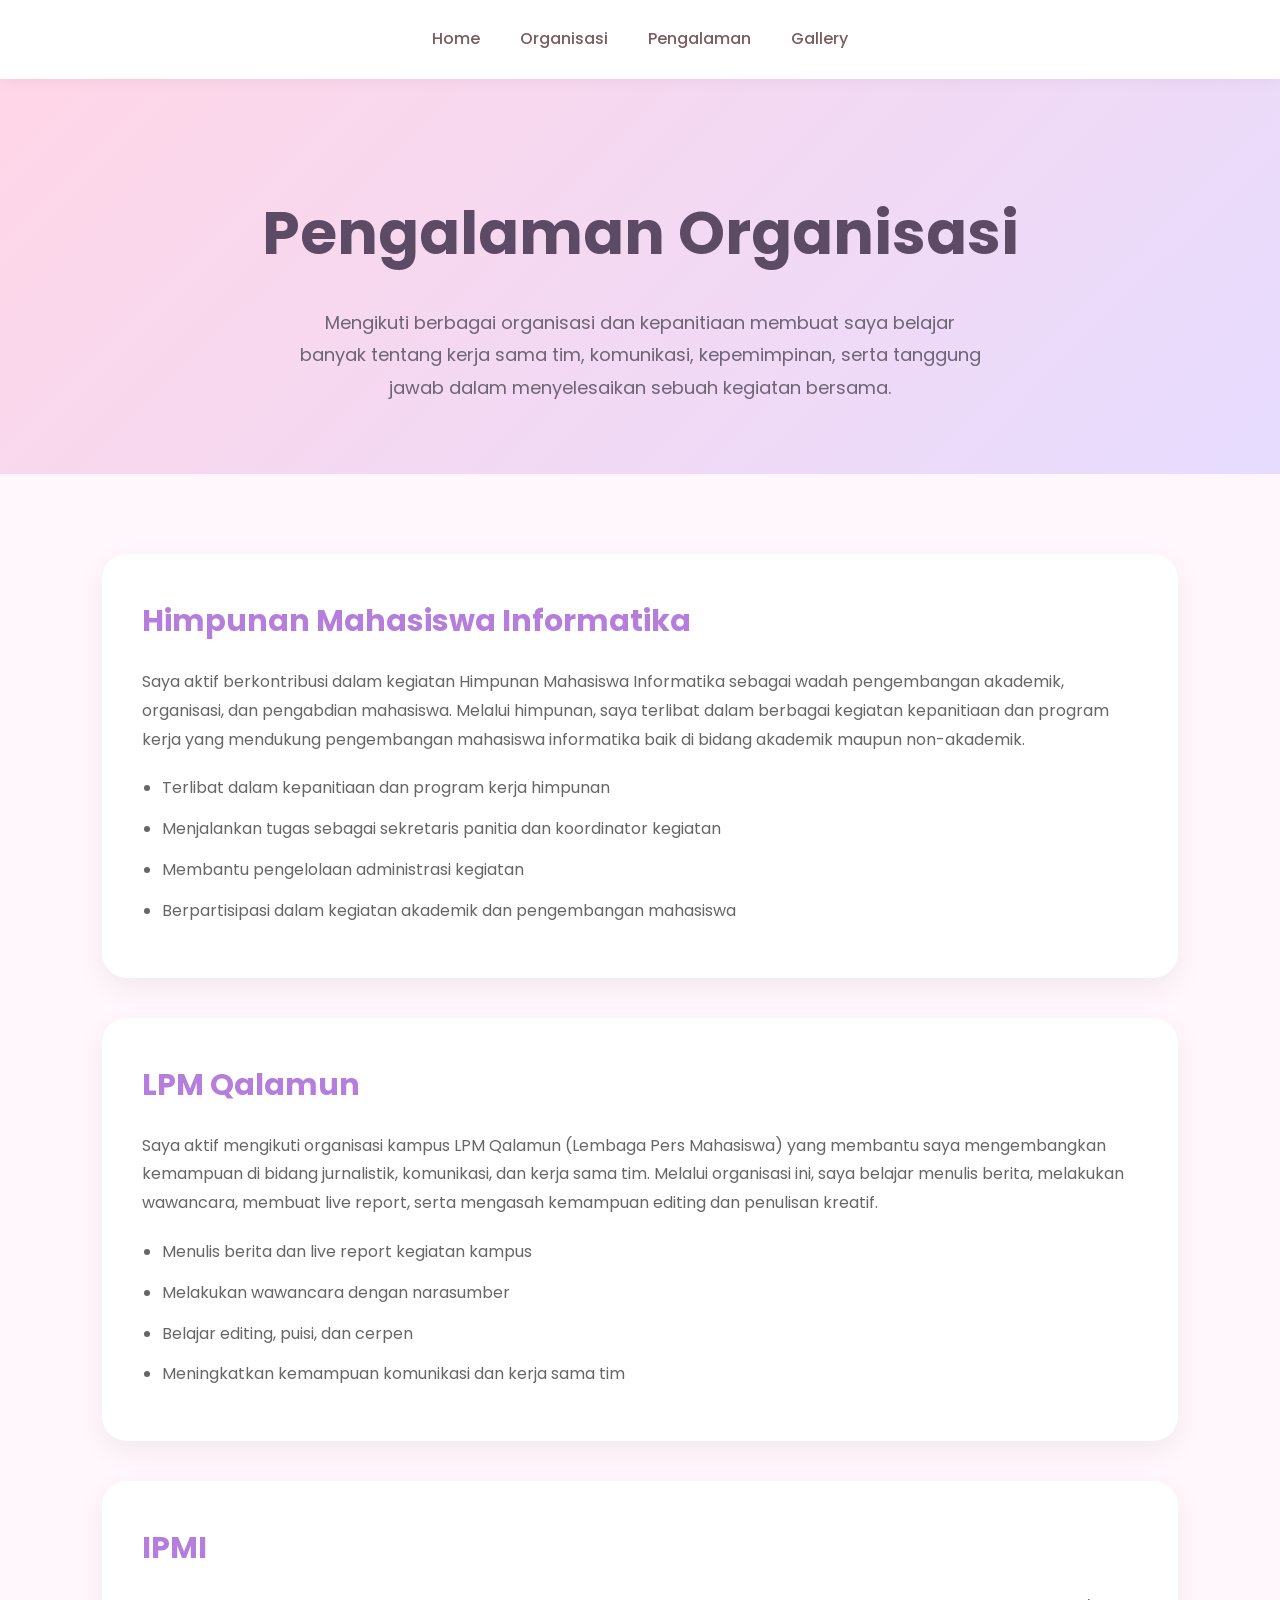
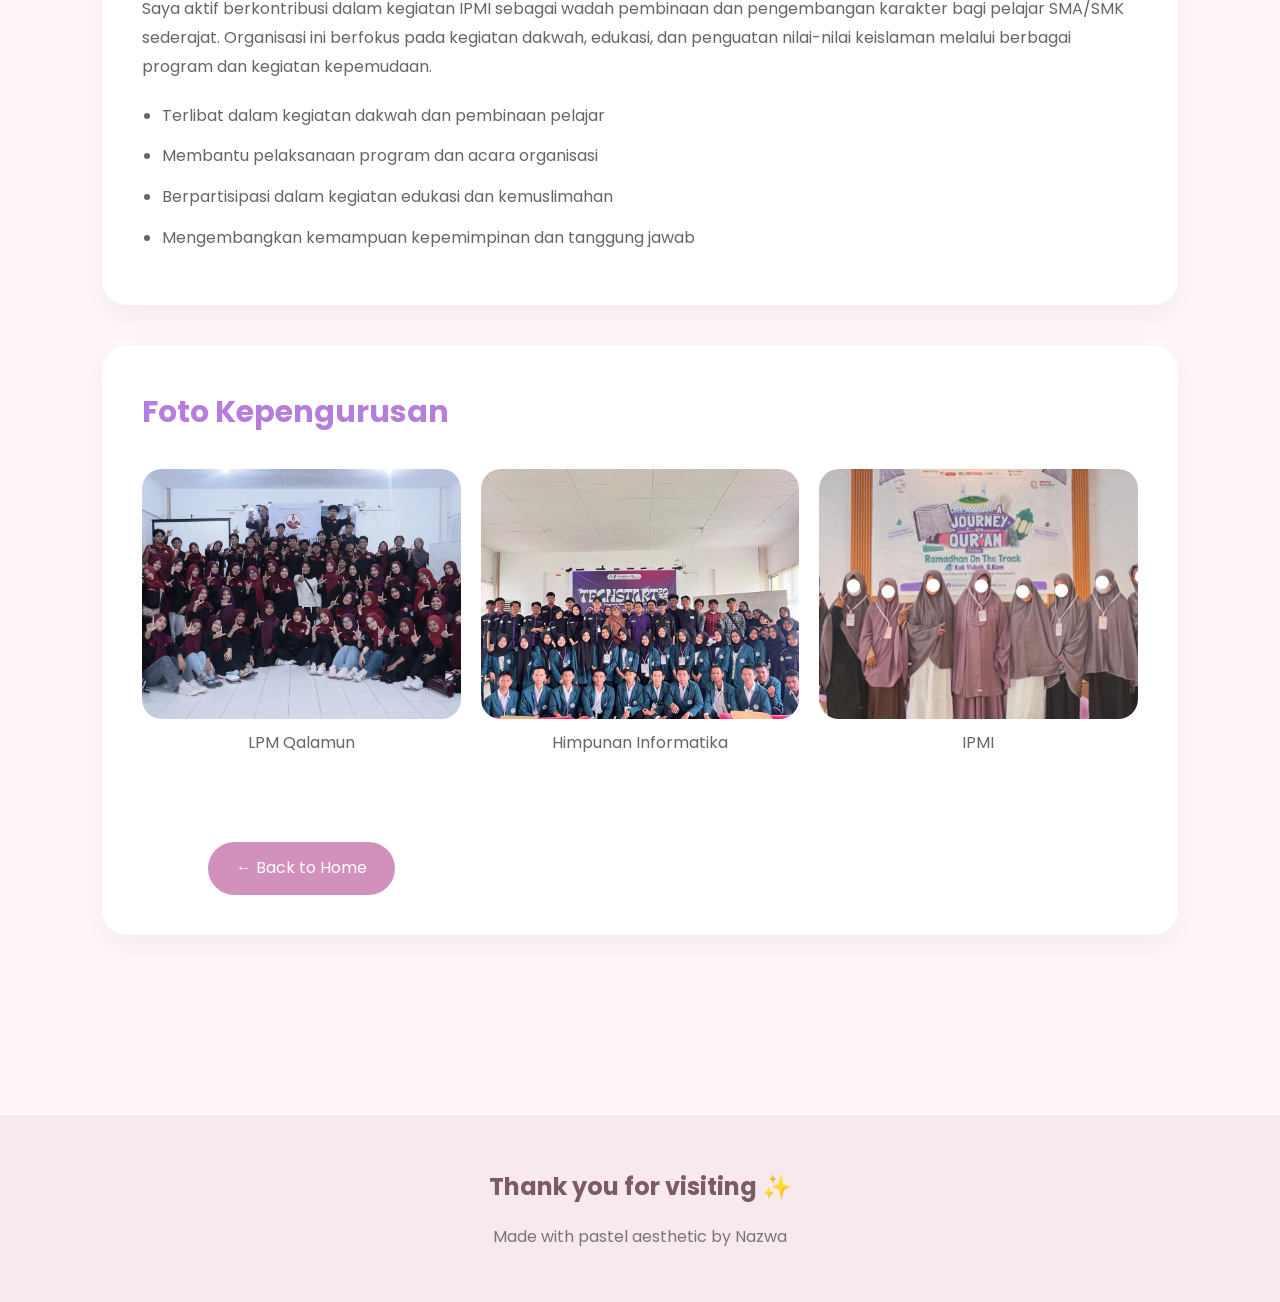
<file: detail.html>
<!DOCTYPE html>
<html lang="id">
<head>
	<meta charset="utf-8">
	<meta name="viewport" content="width=device-width, initial-scale=1.0">
	<title>Pengalaman Organisasi</title>

	<link rel="stylesheet" href="css/bootstrap-grid.css" type="text/css">

	<link href="https://fonts.googleapis.com/css2?family=Poppins:wght@300;400;500;600;700&display=swap" rel="stylesheet">

	<style>

		*{
			margin:0;
			padding:0;
			box-sizing:border-box;
		}

		body{
			font-family:'Poppins', sans-serif;
			background:#fff7fb;
			color:#444;
			line-height:1.8;
		}

		nav{
			padding:25px 8%;
			background:white;
			position:sticky;
			top:0;
			z-index:1000;
			box-shadow:0 2px 15px rgba(0,0,0,0.05);
		}

		nav ul{
			display:flex;
			justify-content:center;
			gap:40px;
			list-style:none;
			flex-wrap:wrap;
		}

		nav a{
			text-decoration:none;
			color:#7a5c61;
			font-weight:500;
			transition:0.3s;
		}

		nav a:hover{
			color:#d291bc;
		}

		.hero{
			padding:100px 8% 70px;
			text-align:center;
			background:linear-gradient(135deg,#ffd6e7,#e7dcff);
		}

		.gallery h2,
		.gallery p{
			text-align:center;
		}

		.hero h1{
			font-size:60px;
			color:#5d4b66;
			margin-bottom:20px;
		}

		.hero p{
			max-width:700px;
			margin:auto;
			font-size:18px;
			color:#6e6475;
		}

		.section{
			padding:80px 8%;
		}

		.card{
			background:white;
			padding:40px;
			border-radius:25px;
			box-shadow:0 10px 30px rgba(0,0,0,0.06);
			margin-bottom:40px;
			transition:0.3s;
		}

		.card:hover{
			transform:translateY(-5px);
		}

		.card h2{
			color:#b57edc;
			margin-bottom:20px;
			font-size:30px;
		}

		.card p{
			color:#666;
		}

		.card ul{
			margin-top:20px;
			padding-left:20px;
		}

		.card li{
			margin-bottom:12px;
			color:#666;
		}

		.gallery{
			display:grid;
			grid-template-columns:repeat(auto-fit,minmax(250px,1fr));
			gap:20px;
			margin-top:30px;
		}

		.gallery img{
			width:100%;
			height:250px;
			object-fit:cover;
			border-radius:20px;
			transition:0.3s;
		}

		.gallery img:hover{
			transform:scale(1.03);
		}

		.button{
			display:inline-block;
			margin-top:25px;
			padding:12px 28px;
			background:#d291bc;
			color:white;
			text-decoration:none;
			border-radius:30px;
			transition:0.3s;
		}

		.button:hover{
			background:#b57edc;
		}

		footer{
			background:#f8e8f0;
			text-align:center;
			padding:50px 20px;
			margin-top:60px;
		}

		footer h2{
			color:#7a5c61;
			margin-bottom:15px;
		}

		footer p{
			color:#777;
		}

		@media(max-width:768px){

			.hero h1{
				font-size:40px;
			}

			.card{
				padding:25px;
			}

		}

	</style>
</head>

<body>

	<nav>
		<ul>
			<li><a href="index.html">Home</a></li>
			<li><a href="#organisasi">Organisasi</a></li>
			<li><a href="#pengalaman">Pengalaman</a></li>
			<li><a href="#gallery">Gallery</a></li>
		</ul>
	</nav>

	<section class="hero">
		<h1>Pengalaman Organisasi</h1>
		<p>
			Mengikuti berbagai organisasi dan kepanitiaan membuat saya belajar banyak tentang kerja sama tim, komunikasi, kepemimpinan, serta tanggung jawab dalam menyelesaikan sebuah kegiatan bersama.
		</p>
	</section>

	<section class="section" id="organisasi">

		<div class="card">
			<h2>Himpunan Mahasiswa Informatika</h2>

			<p>
				Saya aktif berkontribusi dalam kegiatan Himpunan Mahasiswa Informatika sebagai wadah pengembangan akademik, organisasi, dan pengabdian mahasiswa. Melalui himpunan, saya terlibat dalam berbagai kegiatan kepanitiaan dan program kerja yang mendukung pengembangan mahasiswa informatika baik di bidang akademik maupun non-akademik.
			</p>

			<ul>
				<li>Terlibat dalam kepanitiaan dan program kerja himpunan</li>
				<li>Menjalankan tugas sebagai sekretaris panitia dan koordinator kegiatan</li>
				<li>Membantu pengelolaan administrasi kegiatan</li>
				<li>Berpartisipasi dalam kegiatan akademik dan pengembangan mahasiswa

</li>
			</ul>
		</div>


		<div class="card">
			<h2>LPM Qalamun</h2>

			<p>
				Saya aktif mengikuti organisasi kampus LPM Qalamun (Lembaga Pers Mahasiswa) yang membantu saya mengembangkan kemampuan di bidang jurnalistik, komunikasi, dan kerja sama tim. Melalui organisasi ini, saya belajar menulis berita, melakukan wawancara, membuat live report, serta mengasah kemampuan editing dan penulisan kreatif.
			</p>

			<ul>
				<li>Menulis berita dan live report kegiatan kampus</li>
				<li>Melakukan wawancara dengan narasumber</li>
				<li>Belajar editing, puisi, dan cerpen</li>
				<li>Meningkatkan kemampuan komunikasi dan kerja sama tim</li>
			</ul>
		</div>

		<div class="card" id="pengalaman">
			<h2>IPMI</h2>

			<p>
				Saya aktif berkontribusi dalam kegiatan IPMI sebagai wadah pembinaan dan pengembangan karakter bagi pelajar SMA/SMK sederajat. Organisasi ini berfokus pada kegiatan dakwah, edukasi, dan penguatan nilai-nilai keislaman melalui berbagai program dan kegiatan kepemudaan.
			</p>

			<ul>
				<li>Terlibat dalam kegiatan dakwah dan pembinaan pelajar</li>
				<li>Membantu pelaksanaan program dan acara organisasi</li>
				<li>Berpartisipasi dalam kegiatan edukasi dan kemuslimahan</li>
				<li>Mengembangkan kemampuan kepemimpinan dan tanggung jawab</li>
			</ul>
		</div>

		<div class="card" id="gallery">
			<h2>Foto Kepengurusan</h2>

			<p>
			</p>

		<div class="gallery">

			<div class="gallery-item">
				<img src="image/lpm.jpeg" alt="">
				<p>LPM Qalamun</p>
			</div>

			<div class="gallery-item">
				<img src="image/himpunan.jpeg" alt="">
				<p>Himpunan Informatika</p>
			</div>

			<div class="gallery-item">
				<img src="image/ipmi.jpeg" alt="">
				<p>IPMI</p>
			</div>
		<div style="text-align:center; margin-top:40px;">
		<a href="index.html" class="button">
			← Back to Home
		</a>
		</div>
	

	</section>

	<footer>
		<h2>Thank you for visiting ✨</h2>
		<p>Made with pastel aesthetic by Nazwa</p>
	</footer>

</body>
</html>
</file>
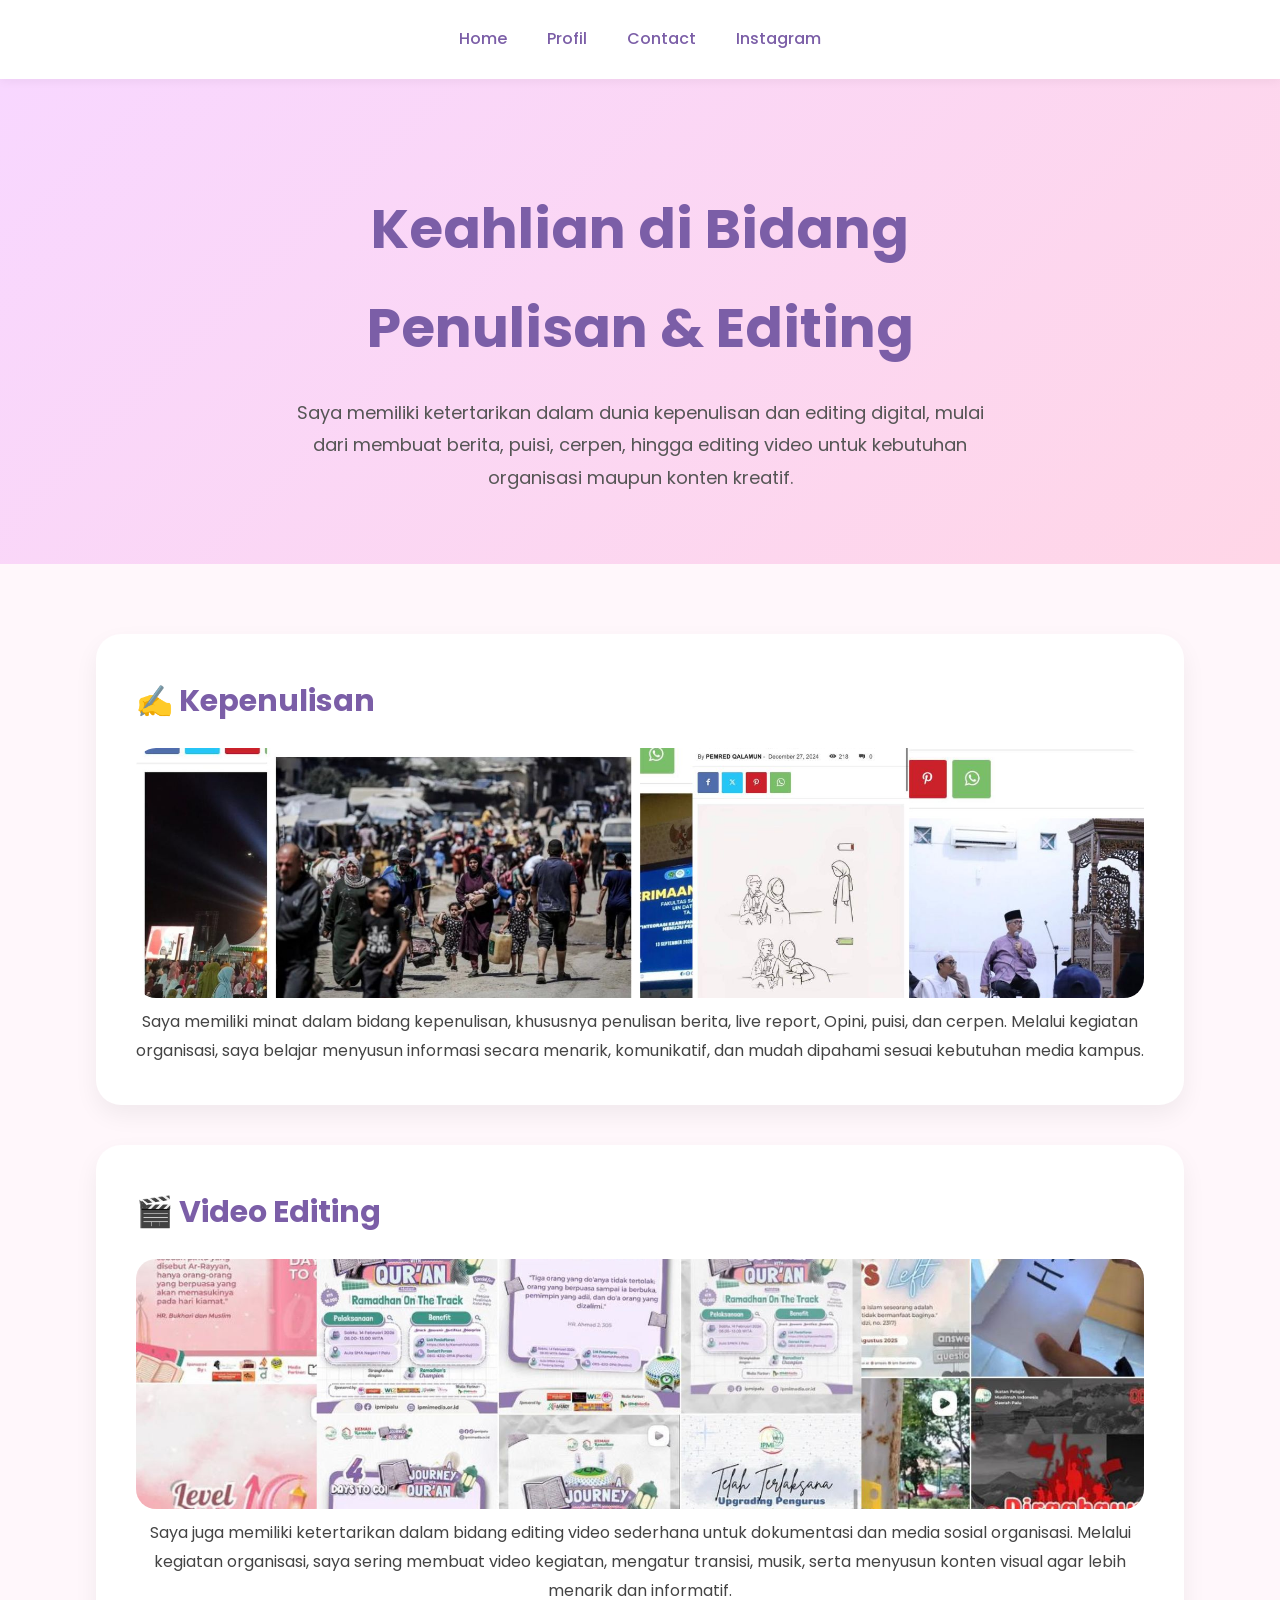
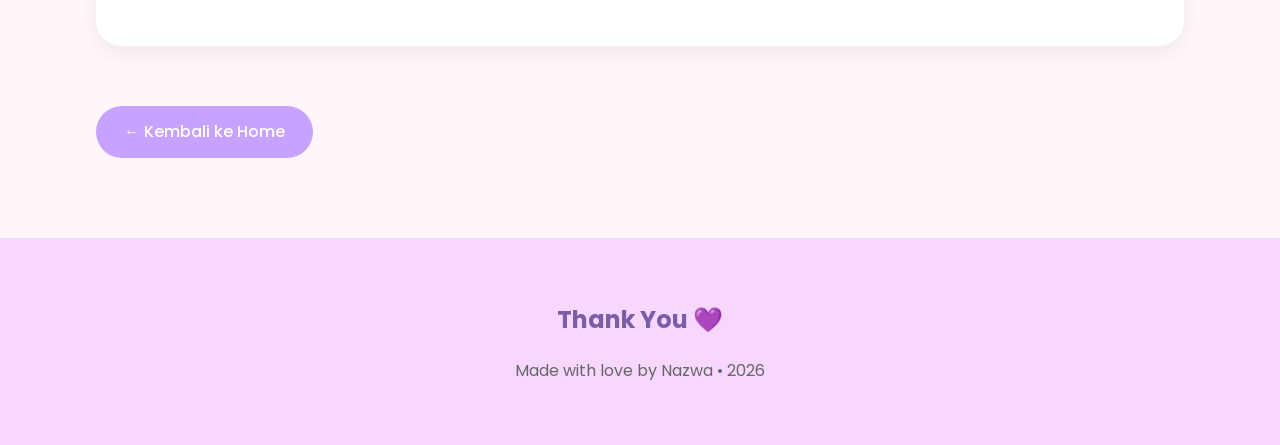
<file: detail2.html>
<!DOCTYPE html>
<html lang="id">
<head>
  <meta charset="UTF-8">
  <meta name="viewport" content="width=device-width, initial-scale=1.0">
  <title>Keahlian | Nazwa Portfolio</title>

  <link rel="stylesheet" href="css/bootstrap-grid.css">

  <link href="https://fonts.googleapis.com/css2?family=Poppins:wght@300;400;500;600;700&display=swap" rel="stylesheet">

  <style>

    *{
      margin:0;
      padding:0;
      box-sizing:border-box;
    }

    body{
      font-family:'Poppins', sans-serif;
      background:#fff7fb;
      color:#444;
      line-height:1.8;
    }

    nav{
      padding:25px 10%;
      background:white;
      position:sticky;
      top:0;
      z-index:1000;
      box-shadow:0 2px 10px rgba(0,0,0,0.05);
    }

    nav ul{
      display:flex;
      justify-content:center;
      gap:40px;
      list-style:none;
      flex-wrap:wrap;
    }

    nav a{
      text-decoration:none;
      color:#7b5ea7;
      font-weight:500;
      transition:0.3s;
    }

    nav a:hover{
      color:#ff8fb1;
    }

    .hero{
      text-align:center;
      padding:100px 20px 70px;
      background:linear-gradient(135deg,#f8d7ff,#ffd6e7);
    }

    .hero h1{
      font-size:55px;
      color:#7b5ea7;
      margin-bottom:20px;
    }

    .hero p{
      max-width:700px;
      margin:auto;
      color:#555;
      font-size:18px;
    }

    .content{
      width:85%;
      max-width:1100px;
      margin:70px auto;
    }

    .card{
      background:white;
      padding:40px;
      border-radius:25px;
      margin-bottom:40px;
      box-shadow:0 10px 25px rgba(0,0,0,0.06);
      transition:0.3s;
    }

	.card-img{
		width:100%;
		height:250px;
		object-fit:cover;
		border-radius:20px;
	}

    .card:hover{
      transform:translateY(-5px);
    }

    .card h2{
      color:#7b5ea7;
      margin-bottom:20px;
      font-size:30px;
    }

	.card p{
		text-align:center;
	}

    .card ul{
      padding-left:20px;
    }

    .gallery{
      display:grid;
      grid-template-columns:repeat(auto-fit,minmax(250px,1fr));
      gap:20px;
      margin-top:25px;
    }

    .gallery img{
      width:100%;
      height:250px;
      object-fit:cover;
      border-radius:20px;
      transition:0.3s;
    }

    .gallery img:hover{
      transform:scale(1.03);
    }

    .button{
      display:inline-block;
      margin-top:20px;
      padding:12px 28px;
      background:#c8a2ff;
      color:white;
      text-decoration:none;
      border-radius:30px;
      transition:0.3s;
      font-weight:500;
    }

    .button:hover{
      background:#ff8fb1;
    }

    footer{
      text-align:center;
      padding:60px 20px;
      background:#f8d7ff;
      margin-top:80px;
    }

    footer h2{
      color:#7b5ea7;
      margin-bottom:15px;
    }

    footer p{
      color:#666;
    }

    @media(max-width:768px){

      .hero h1{
        font-size:38px;
      }

      .card{
        padding:25px;
      }

    }

  </style>
</head>

<body>

  <nav>
    <ul>
      <li><a href="index.html">Home</a></li>
      <li><a href="profil.html">Profil</a></li>
      <li><a href="#contact">Contact</a></li>
      <li><a href="https://instagram.com" target="_blank">Instagram</a></li>
    </ul>
  </nav>

  <section class="hero">
    <h1>Keahlian di Bidang<br>Penulisan & Editing</h1>

    <p>
      Saya memiliki ketertarikan dalam dunia kepenulisan dan editing digital,
      mulai dari membuat berita, puisi, cerpen, hingga editing video
      untuk kebutuhan organisasi maupun konten kreatif.
    </p>
  </section>

  <section class="content">

    <div class="card">
      <h2>✍️ Kepenulisan</h2>
      <img src="image/lpm1.jpg" class="card-img">
      <p>
        Saya memiliki minat dalam bidang kepenulisan, khususnya penulisan berita, live report, Opini, puisi, dan cerpen. Melalui kegiatan organisasi, saya belajar menyusun informasi secara menarik, komunikatif, dan mudah dipahami sesuai kebutuhan media kampus.
      </p>

    </div>

    <div class="card">
      <h2>🎬 Video Editing</h2>

	  <img src="image/ipmi1.jpg" class="card-img">

      <p>
        Saya juga memiliki ketertarikan dalam bidang editing video sederhana untuk dokumentasi dan media sosial organisasi. Melalui kegiatan organisasi, saya sering membuat video kegiatan, mengatur transisi, musik, serta menyusun konten visual agar lebih menarik dan informatif.
      </p>

    </div>

      <a href="index.html" class="button">
        ← Kembali ke Home
      </a>
    </div>

  </section>

  <footer id="contact">
    <h2>Thank You 💜</h2>
    <p>Made with love by Nazwa • 2026</p>
  </footer>

</body>
</html>
</file>
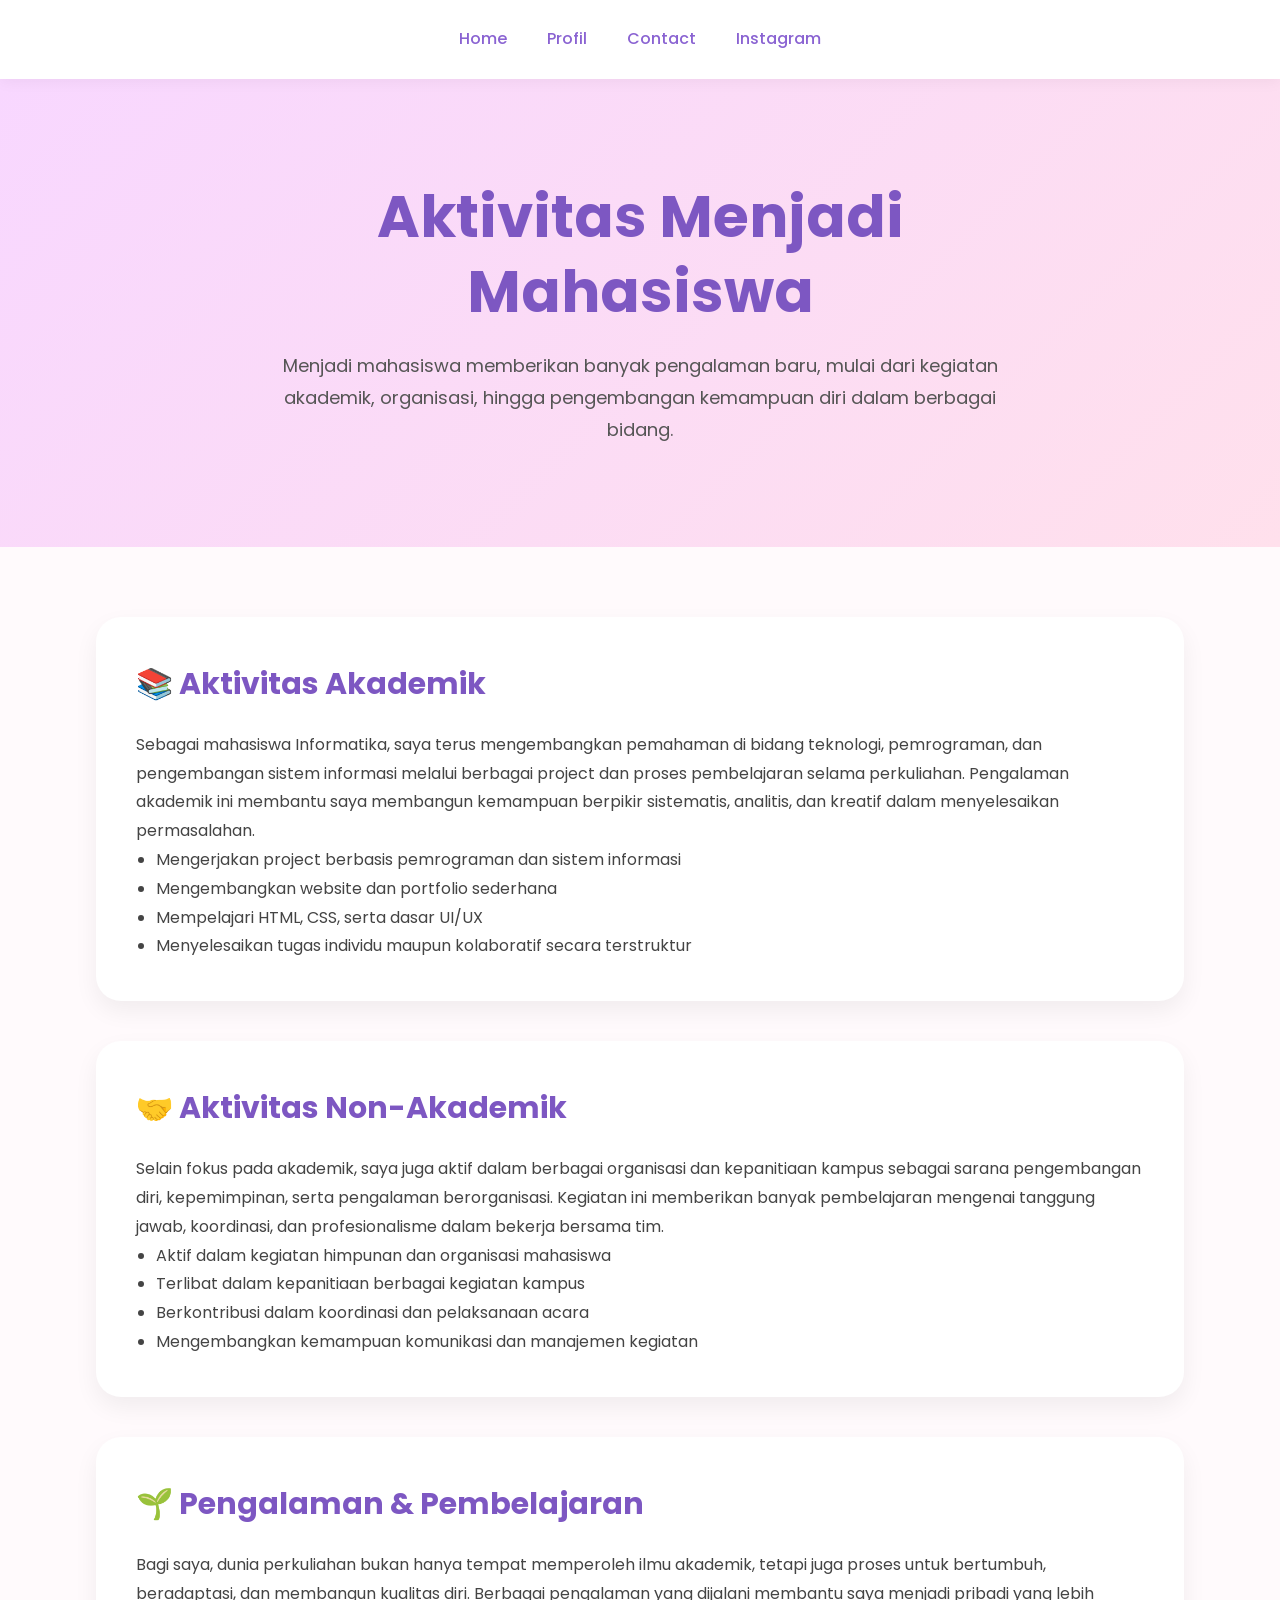
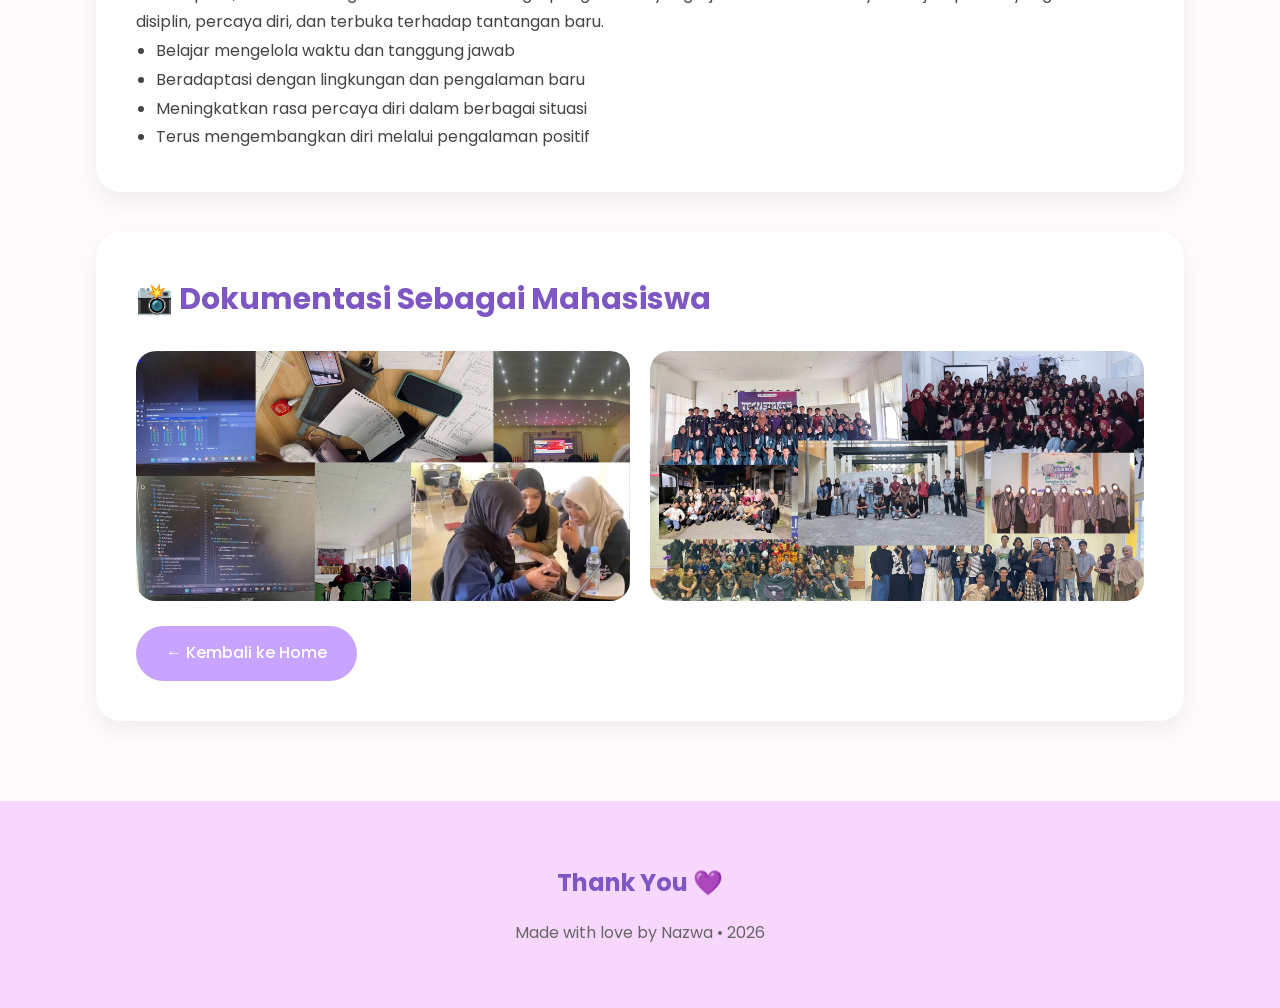
<file: detail3.html>
<!DOCTYPE html>
<html lang="id">
<head>
  <meta charset="UTF-8">
  <meta name="viewport" content="width=device-width, initial-scale=1.0">

  <title>Aktivitas Mahasiswa | Nazwa Portfolio</title>

  <link rel="stylesheet" href="css/bootstrap-grid.css">

  <link href="https://fonts.googleapis.com/css2?family=Poppins:wght@300;400;500;600;700&display=swap" rel="stylesheet">

  <style>

    *{
      margin:0;
      padding:0;
      box-sizing:border-box;
    }

    body{
      font-family:'Poppins', sans-serif;
      background:#fffafc;
      color:#444;
      line-height:1.8;
    }

    nav{
      background:white;
      padding:25px 10%;
      position:sticky;
      top:0;
      z-index:1000;
      box-shadow:0 2px 15px rgba(0,0,0,0.05);
    }

    nav ul{
      display:flex;
      justify-content:center;
      gap:40px;
      list-style:none;
      flex-wrap:wrap;
    }

    nav a{
      text-decoration:none;
      color:#8a63d2;
      font-weight:500;
      transition:0.3s;
    }

    nav a:hover{
      color:#ff92b2;
    }

    .hero{
      padding:100px 20px;
      text-align:center;
      background:linear-gradient(135deg,#f8d7ff,#ffe0ec);
    }

    .hero h1{
      font-size:58px;
      color:#7d57c2;
      margin-bottom:20px;
      line-height:1.3;
    }

    .hero p{
      max-width:750px;
      margin:auto;
      color:#555;
      font-size:18px;
    }

    .container-custom{
      width:85%;
      max-width:1100px;
      margin:70px auto;
    }

    .card{
      background:white;
      border-radius:25px;
      padding:40px;
      margin-bottom:40px;
      box-shadow:0 10px 25px rgba(0,0,0,0.06);
      transition:0.3s;
    }

    .card:hover{
      transform:translateY(-5px);
    }

    .card h2{
      color:#7d57c2;
      margin-bottom:20px;
      font-size:30px;
    }

    .card ul{
      padding-left:20px;
    }

    .gallery{
      display:grid;
      grid-template-columns:repeat(auto-fit,minmax(250px,1fr));
      gap:20px;
      margin-top:25px;
    }

    .gallery img{
      width:100%;
      height:250px;
      object-fit:cover;
      border-radius:20px;
      transition:0.3s;
    }

    .gallery img:hover{
      transform:scale(1.03);
    }

    .button{
      display:inline-block;
      margin-top:25px;
      background:#c7a4ff;
      color:white;
      padding:13px 30px;
      border-radius:30px;
      text-decoration:none;
      transition:0.3s;
      font-weight:500;
    }

    .button:hover{
      background:#ff92b2;
    }

    footer{
      background:#f8d7ff;
      padding:60px 20px;
      text-align:center;
      margin-top:80px;
    }

    footer h2{
      color:#7d57c2;
      margin-bottom:15px;
    }

    footer p{
      color:#666;
    }

    @media(max-width:768px){

      .hero h1{
        font-size:38px;
      }

      .card{
        padding:25px;
      }

    }

  </style>
</head>

<body>

  <nav>
    <ul>
      <li><a href="index.html">Home</a></li>
      <li><a href="profil.html">Profil</a></li>
      <li><a href="#contact">Contact</a></li>
      <li><a href="https://instagram.com" target="_blank">Instagram</a></li>
    </ul>
  </nav>

  <section class="hero">

    <h1>
      Aktivitas Menjadi<br>
      Mahasiswa
    </h1>

    <p>
      Menjadi mahasiswa memberikan banyak pengalaman baru,
      mulai dari kegiatan akademik, organisasi,
      hingga pengembangan kemampuan diri dalam berbagai bidang.
    </p>

  </section>

  <section class="container-custom">

    <div class="card">

      <h2>📚 Aktivitas Akademik</h2>

      <p>
        Sebagai mahasiswa Informatika, saya terus mengembangkan pemahaman di bidang teknologi, pemrograman, dan pengembangan sistem informasi melalui berbagai project dan proses pembelajaran selama perkuliahan. Pengalaman akademik ini membantu saya membangun kemampuan berpikir sistematis, analitis, dan kreatif dalam menyelesaikan permasalahan.
      </p>

      <ul>
        <li>Mengerjakan project berbasis pemrograman dan sistem informasi</li>
        <li>Mengembangkan website dan portfolio sederhana</li>
        <li>Mempelajari HTML, CSS, serta dasar UI/UX</li>
        <li>Menyelesaikan tugas individu maupun kolaboratif secara terstruktur</li>
      </ul>

    </div>

    <div class="card">

      <h2>🤝 Aktivitas Non-Akademik</h2>

      <p>
        Selain fokus pada akademik, saya juga aktif dalam berbagai organisasi dan kepanitiaan kampus sebagai sarana pengembangan diri, kepemimpinan, serta pengalaman berorganisasi. Kegiatan ini memberikan banyak pembelajaran mengenai tanggung jawab, koordinasi, dan profesionalisme dalam bekerja bersama tim.
      </p>

      <ul>
        <li>Aktif dalam kegiatan himpunan dan organisasi mahasiswa</li>
        <li>Terlibat dalam kepanitiaan berbagai kegiatan kampus</li>
        <li>Berkontribusi dalam koordinasi dan pelaksanaan acara</li>
        <li>Mengembangkan kemampuan komunikasi dan manajemen kegiatan</li>
      </ul>

    </div>

    <div class="card">

      <h2>🌱 Pengalaman & Pembelajaran</h2>

      <p>
        Bagi saya, dunia perkuliahan bukan hanya tempat memperoleh ilmu akademik, tetapi juga proses untuk bertumbuh, beradaptasi, dan membangun kualitas diri. Berbagai pengalaman yang dijalani membantu saya menjadi pribadi yang lebih disiplin, percaya diri, dan terbuka terhadap tantangan baru.
      </p>

      <ul>
        <li>Belajar mengelola waktu dan tanggung jawab</li>
        <li>Beradaptasi dengan lingkungan dan pengalaman baru</li>
        <li>Meningkatkan rasa percaya diri dalam berbagai situasi</li>
        <li>Terus mengembangkan diri melalui pengalaman positif</li>
      </ul>

    </div>

    <div class="card">

      <h2>📸 Dokumentasi Sebagai Mahasiswa</h2>

      <div class="gallery">

        <img src="image/aktifitas.jpg">
        <img src="image/pengalaman.jpg">
        

      </div>

      <a href="index.html" class="button">
        ← Kembali ke Home
      </a>

    </div>

  </section>

  <footer id="contact">

    <h2>Thank You 💜</h2>

    <p>
      Made with love by Nazwa • 2026
    </p>

  </footer>

</body>
</html>
</file>
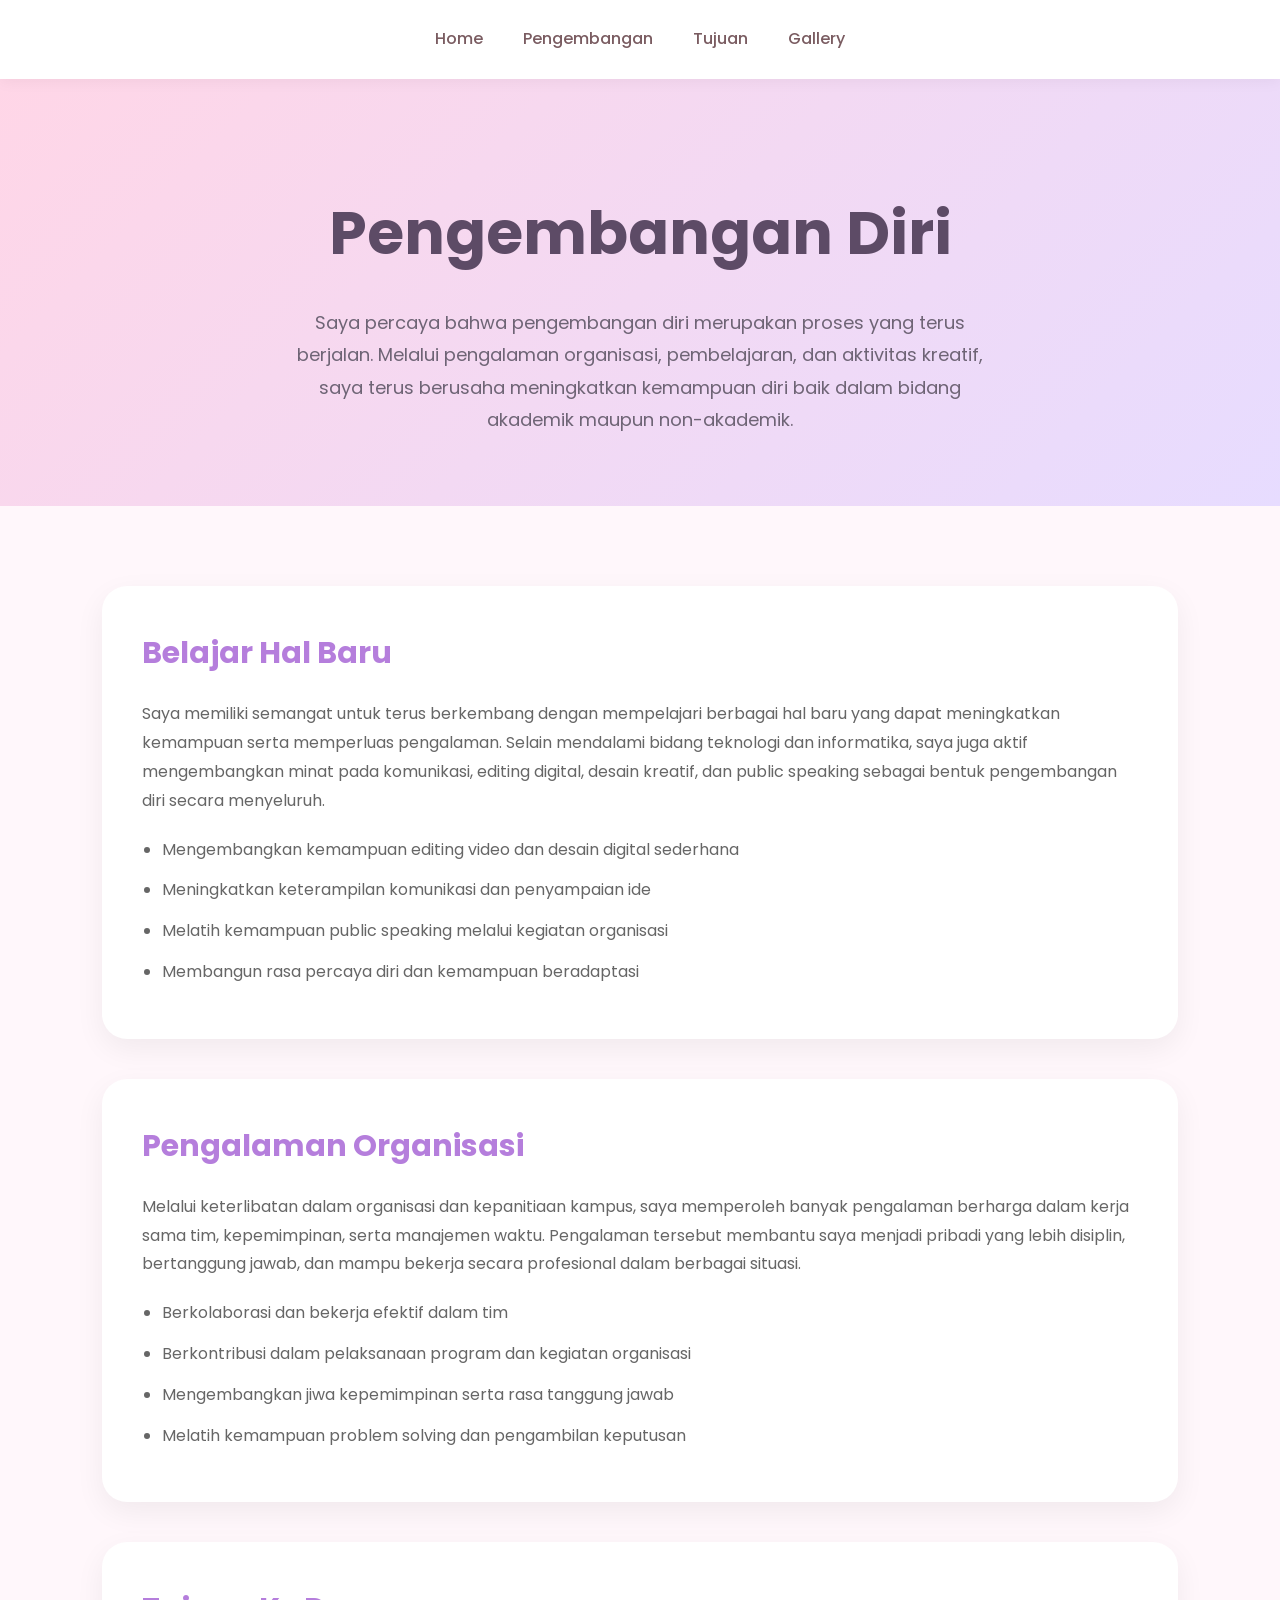
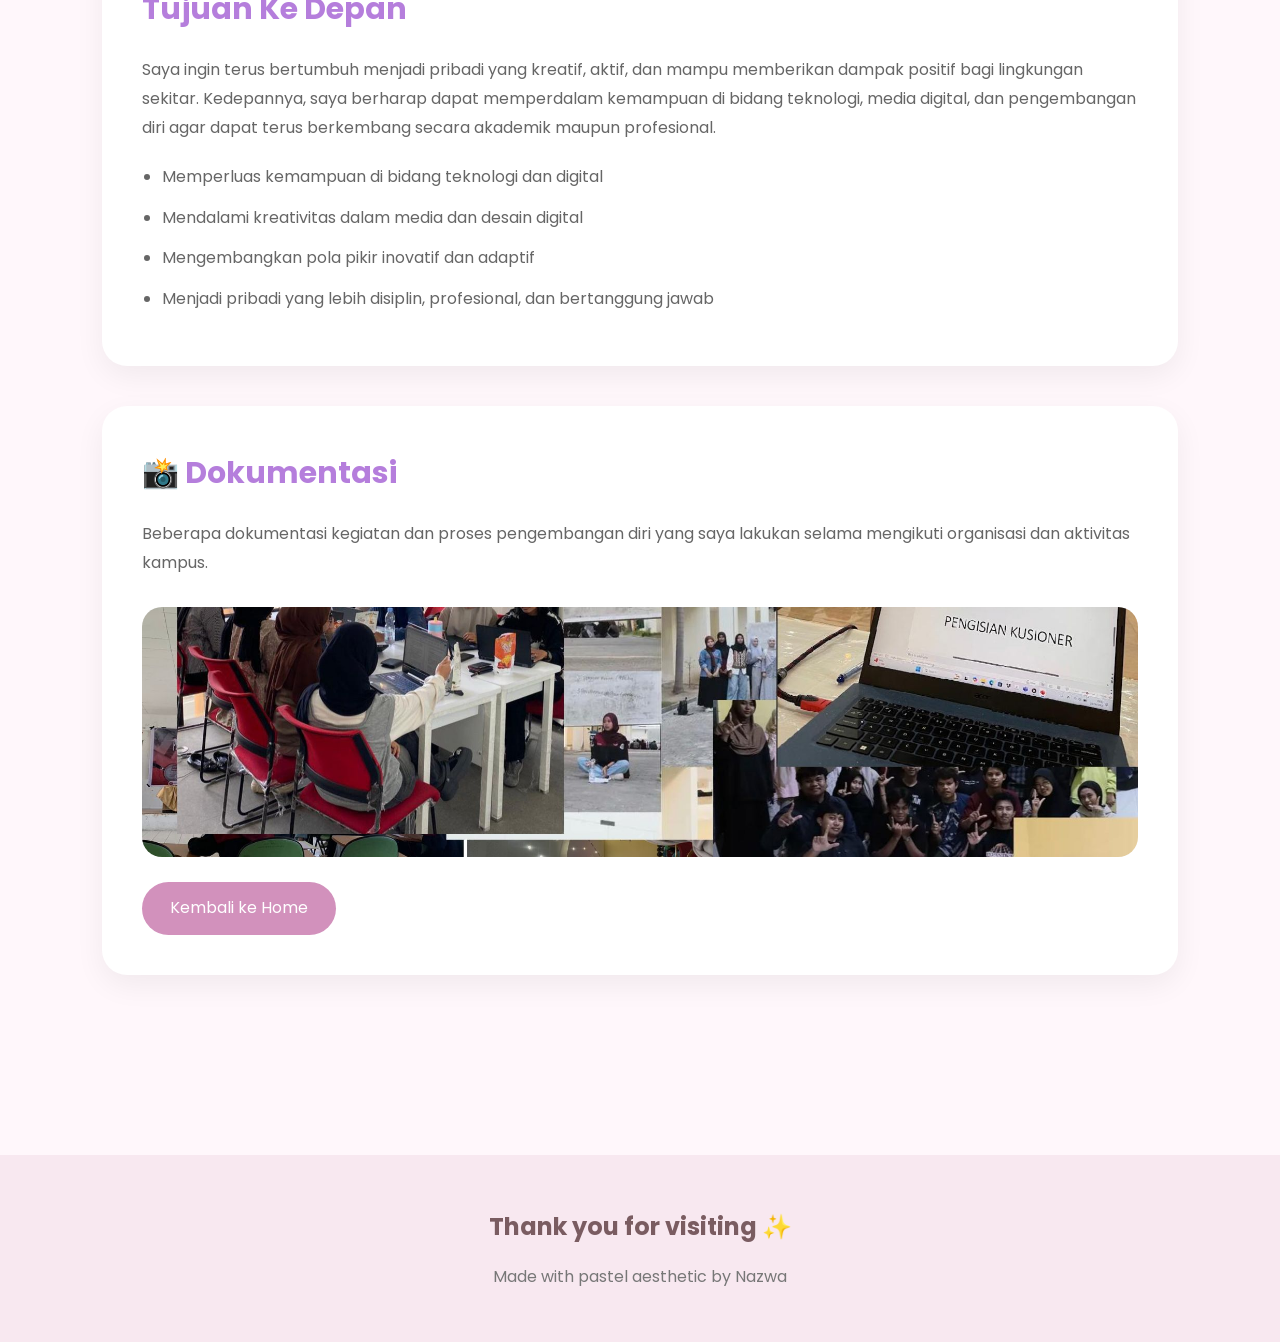
<file: detail4.html>
<!DOCTYPE html>
<html lang="id">
<head>
	<meta charset="utf-8">
	<meta name="viewport" content="width=device-width, initial-scale=1.0">
	<title>Pengembangan Diri</title>

	<link rel="stylesheet" href="css/bootstrap-grid.css" type="text/css">

	<link href="https://fonts.googleapis.com/css2?family=Poppins:wght@300;400;500;600;700&display=swap" rel="stylesheet">

	<style>

		*{
			margin:0;
			padding:0;
			box-sizing:border-box;
		}

		body{
			font-family:'Poppins', sans-serif;
			background:#fff7fb;
			color:#444;
			line-height:1.8;
		}

		nav{
			padding:25px 8%;
			background:white;
			position:sticky;
			top:0;
			z-index:1000;
			box-shadow:0 2px 15px rgba(0,0,0,0.05);
		}

		nav ul{
			display:flex;
			justify-content:center;
			gap:40px;
			list-style:none;
			flex-wrap:wrap;
		}

		nav a{
			text-decoration:none;
			color:#7a5c61;
			font-weight:500;
			transition:0.3s;
		}

		nav a:hover{
			color:#d291bc;
		}

		.hero{
			padding:100px 8% 70px;
			text-align:center;
			background:linear-gradient(135deg,#ffd6e7,#e7dcff);
		}

		.hero h1{
			font-size:60px;
			color:#5d4b66;
			margin-bottom:20px;
		}

		.hero p{
			max-width:700px;
			margin:auto;
			font-size:18px;
			color:#6e6475;
		}

		.section{
			padding:80px 8%;
		}

		.card{
			background:white;
			padding:40px;
			border-radius:25px;
			box-shadow:0 10px 30px rgba(0,0,0,0.06);
			margin-bottom:40px;
			transition:0.3s;
		}

		.card:hover{
			transform:translateY(-5px);
		}

		.card h2{
			color:#b57edc;
			margin-bottom:20px;
			font-size:30px;
		}

		.card p{
			color:#666;
		}

		.card ul{
			margin-top:20px;
			padding-left:20px;
		}

		.card li{
			margin-bottom:12px;
			color:#666;
		}

		.gallery{
			display:grid;
			grid-template-columns:repeat(auto-fit,minmax(250px,1fr));
			gap:20px;
			margin-top:30px;
		}

		.gallery img{
			width:100%;
			height:250px;
			object-fit:cover;
			border-radius:20px;
			transition:0.3s;
		}

		.gallery img:hover{
			transform:scale(1.03);
		}

		.button{
			display:inline-block;
			margin-top:25px;
			padding:12px 28px;
			background:#d291bc;
			color:white;
			text-decoration:none;
			border-radius:30px;
			transition:0.3s;
		}

		.button:hover{
			background:#b57edc;
		}

		footer{
			background:#f8e8f0;
			text-align:center;
			padding:50px 20px;
			margin-top:60px;
		}

		footer h2{
			color:#7a5c61;
			margin-bottom:15px;
		}

		footer p{
			color:#777;
		}

		@media(max-width:768px){

			.hero h1{
				font-size:40px;
			}

			.card{
				padding:25px;
			}

		}

	</style>
</head>

<body>

	<nav>
		<ul>
			<li><a href="index.html">Home</a></li>
			<li><a href="#pengembangan">Pengembangan</a></li>
			<li><a href="#tujuan">Tujuan</a></li>
			<li><a href="#gallery">Gallery</a></li>
		</ul>
	</nav>

	<section class="hero">

		<h1>Pengembangan Diri</h1>

		<p>
			Saya percaya bahwa pengembangan diri merupakan proses yang terus berjalan. 
			Melalui pengalaman organisasi, pembelajaran, dan aktivitas kreatif, saya terus berusaha meningkatkan kemampuan diri baik dalam bidang akademik maupun non-akademik.
		</p>

	</section>

	<section class="section" id="pengembangan">

		<div class="card">

			<h2>Belajar Hal Baru</h2>

			<p>
				Saya memiliki semangat untuk terus berkembang dengan mempelajari berbagai hal baru yang dapat meningkatkan kemampuan serta memperluas pengalaman. Selain mendalami bidang teknologi dan informatika, saya juga aktif mengembangkan minat pada komunikasi, editing digital, desain kreatif, dan public speaking sebagai bentuk pengembangan diri secara menyeluruh.
			</p>

			<ul>
				<li>Mengembangkan kemampuan editing video dan desain digital sederhana</li>
				<li>Meningkatkan keterampilan komunikasi dan penyampaian ide</li>
				<li>Melatih kemampuan public speaking melalui kegiatan organisasi</li>
				<li>Membangun rasa percaya diri dan kemampuan beradaptasi</li>
			</ul>

		</div>

		<div class="card">

			<h2>Pengalaman Organisasi</h2>

			<p>
				Melalui keterlibatan dalam organisasi dan kepanitiaan kampus, saya memperoleh banyak pengalaman berharga dalam kerja sama tim, kepemimpinan, serta manajemen waktu. Pengalaman tersebut membantu saya menjadi pribadi yang lebih disiplin, bertanggung jawab, dan mampu bekerja secara profesional dalam berbagai situasi.
			</p>

			<ul>
				<li>Berkolaborasi dan bekerja efektif dalam tim</li>
				<li>Berkontribusi dalam pelaksanaan program dan kegiatan organisasi</li>
				<li>Mengembangkan jiwa kepemimpinan serta rasa tanggung jawab</li>
				<li>Melatih kemampuan problem solving dan pengambilan keputusan</li>
			</ul>

		</div>

		<div class="card" id="tujuan">

			<h2>Tujuan Ke Depan</h2>

			<p>
				Saya ingin terus bertumbuh menjadi pribadi yang kreatif, aktif, dan mampu memberikan dampak positif bagi lingkungan sekitar. Kedepannya, saya berharap dapat memperdalam kemampuan di bidang teknologi, media digital, dan pengembangan diri agar dapat terus berkembang secara akademik maupun profesional.
			</p>

			<ul>
				<li>Memperluas kemampuan di bidang teknologi dan digital</li>
				<li>Mendalami kreativitas dalam media dan desain digital</li>
				<li>Mengembangkan pola pikir inovatif dan adaptif</li>
				<li>Menjadi pribadi yang lebih disiplin, profesional, dan bertanggung jawab</li>
			</ul>

		</div>

		<div class="card" id="gallery">

			<h2>📸 Dokumentasi</h2>

			<p>
				Beberapa dokumentasi kegiatan dan proses pengembangan diri yang saya lakukan selama mengikuti organisasi dan aktivitas kampus.
			</p>

			<div class="gallery">
				<img src="image/pengembangan.jpg" alt="">

			</div>

			<a href="index.html" class="button">
				Kembali ke Home
			</a>

		</div>

	</section>

	<footer>

		<h2>Thank you for visiting ✨</h2>

		<p>
			Made with pastel aesthetic by Nazwa
		</p>

	</footer>

</body>
</html>
</file>
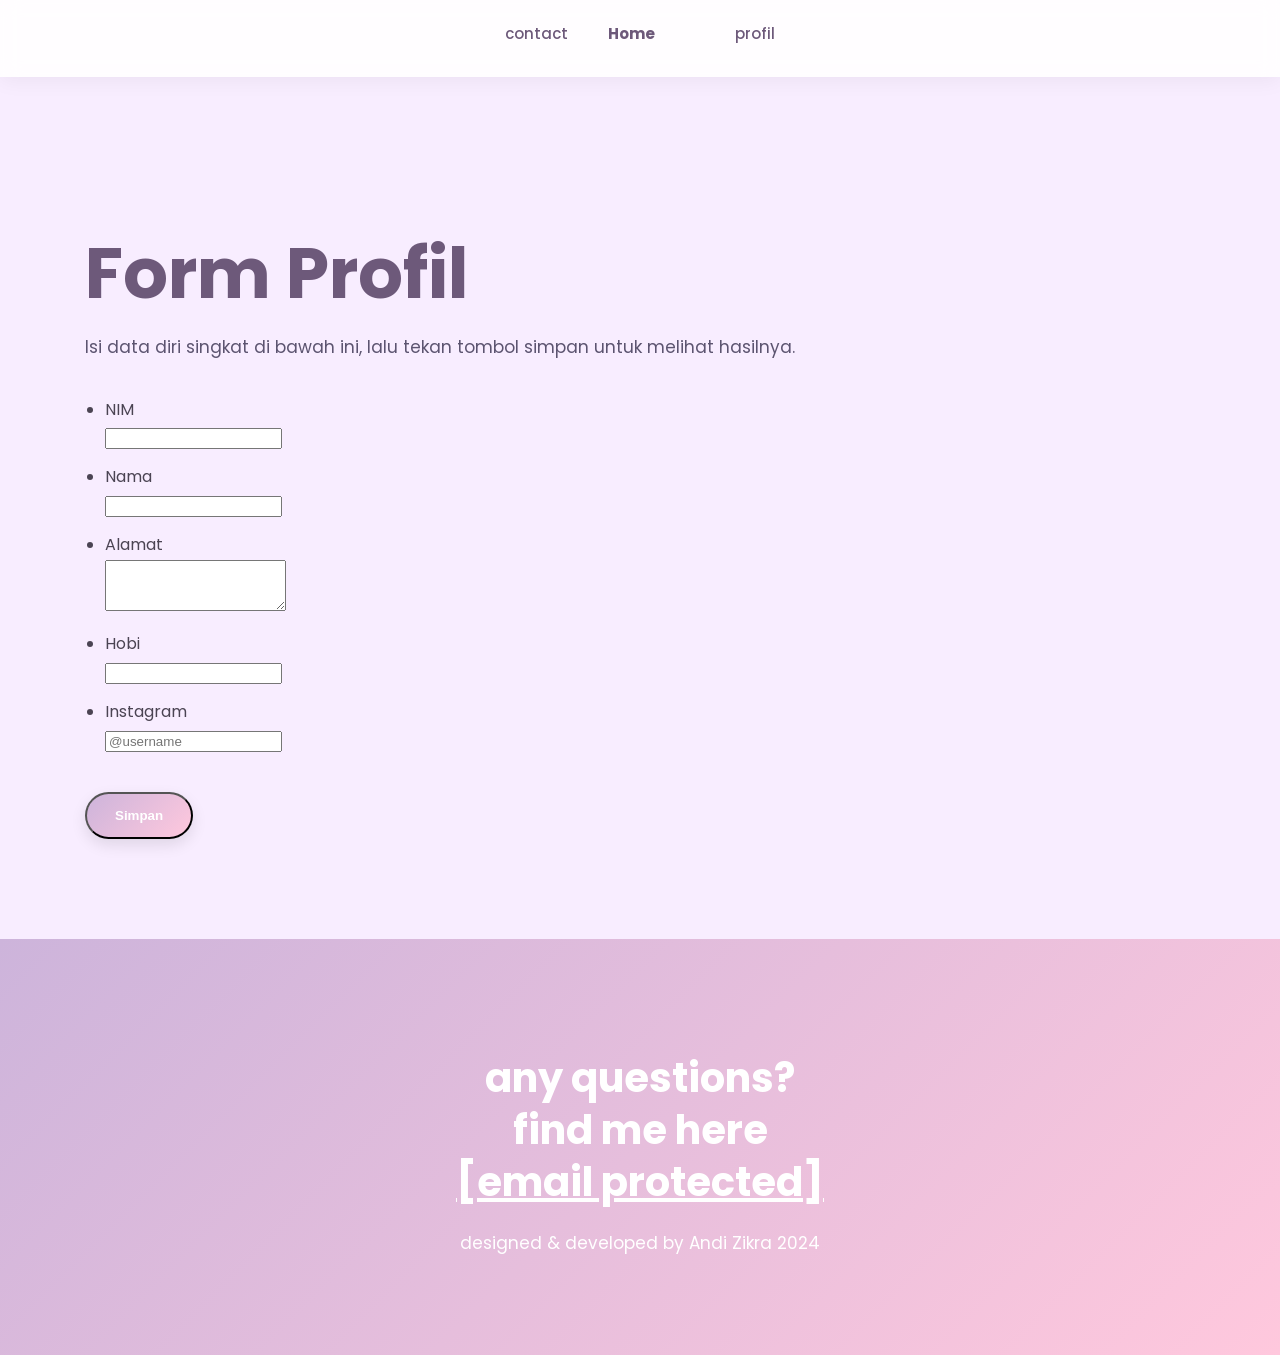
<file: profil.html>
<!DOCTYPE html>
<html>
<head>
	<meta charset="utf-8">
	<meta name="viewport" content="width=device-width, initial-scale=1.0">
	<title>Form Profil</title>
	<link rel="stylesheet" href="css/bootstrap-grid.css" type="text/css">
	<link rel="stylesheet" href="css/styles.css" type="text/css">
	<link href="https://fonts.googleapis.com/css2?family=Inknut+Antiqua:wght@300;400;500;600;700;800;900&display=swap" rel="stylesheet">
	<style>
		.no-sticky nav { 
			position: static; 
		}
	</style>
</head>

<body class="no-sticky">

	<nav>
		<ul>
			<li><a href="index.html#contact">contact</a></li>
			<li><a href="index.html"><strong>Home</strong></a></li>
			<li class="empty"></li>
			<li><a href="profil.html">profil</a></li>
		</ul>
	</nav>

	<section class="project blue">
		<div class="container">

			<div class="row">
				<div class="col-sm">
					<h1>Form Profil</h1>
					<p>
						Isi data diri singkat di bawah ini, 
						lalu tekan tombol simpan untuk melihat hasilnya.
					</p>
				</div>
			</div>

			<div class="row">
				<div class="col-sm">

					<form id="profilForm">

						<ul>

							<li>
								<label for="nim">NIM</label><br>
								<input type="text" id="nim" name="nim" required>
							</li>

							<li>
								<label for="nama">Nama</label><br>
								<input type="text" id="nama" name="nama" required>
							</li>

							<li>
								<label for="alamat">Alamat</label><br>
								<textarea id="alamat" name="alamat" rows="3" required></textarea>
							</li>

							<li>
								<label for="hobi">Hobi</label><br>
								<input type="text" id="hobi" name="hobi" required>
							</li>

							<li>
								<label for="instagram">Instagram</label><br>
								<input 
									type="text" 
									id="instagram" 
									name="instagram" 
									placeholder="@username" 
									required
								>
							</li>

						</ul>

						<button type="submit" class="button">
							Simpan
						</button>

					</form>

				</div>
			</div>

		</div>
	</section>

	<footer id="contact">
		<h2>
			any questions?<br>
			find me here <br>
			<a href="#">
				[email protected]
			</a>
		</h2>

		<p>
			designed & developed by Andi Zikra 2024
		</p>
	</footer>


	<!-- JAVASCRIPT -->
	<script>

		document.getElementById("profilForm")
		.addEventListener("submit", function(e){

			e.preventDefault();

			// mengambil data input
			const nim = document.getElementById("nim").value;
			const nama = document.getElementById("nama").value;
			const alamat = document.getElementById("alamat").value;
			const hobi = document.getElementById("hobi").value;
			const instagram = document.getElementById("instagram").value;

			// menyimpan ke localStorage
			localStorage.setItem("nim", nim);
			localStorage.setItem("nama", nama);
			localStorage.setItem("alamat", alamat);
			localStorage.setItem("hobi", hobi);
			localStorage.setItem("instagram", instagram);

			// pindah halaman
			window.location.href = "profiltampil.html";

		});

	</script>

</body>
</html>
</file>
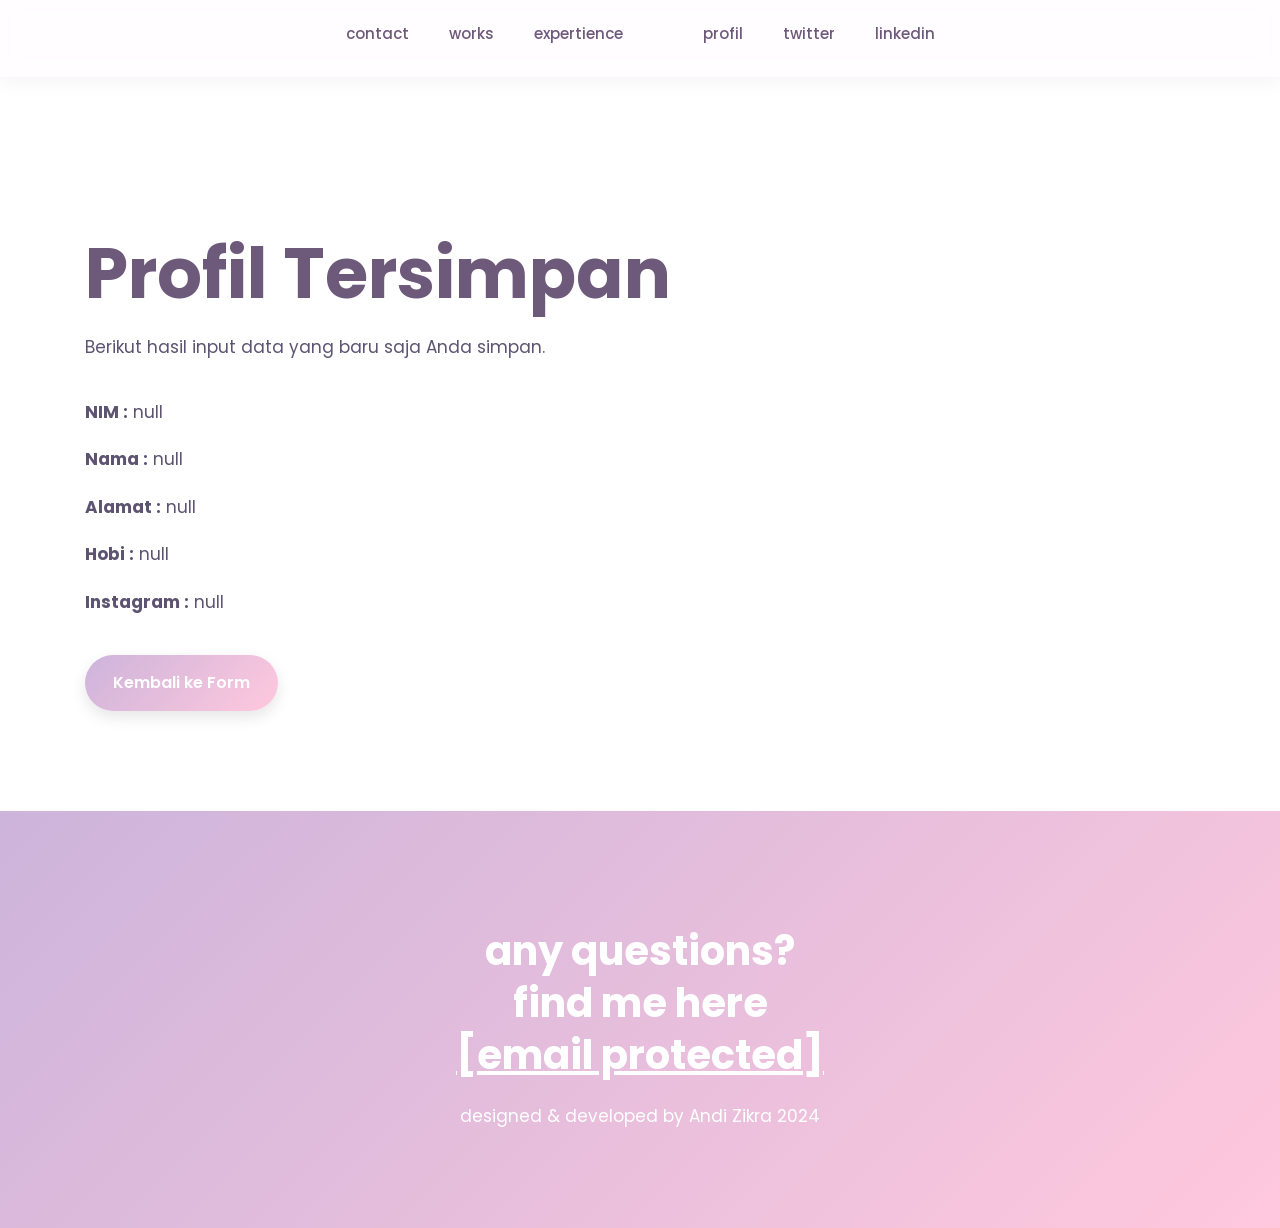
<file: profiltampil.html>
<!DOCTYPE html>
<html>
<head>
	<meta charset="utf-8">
	<meta name="viewport" content="width=device-width, initial-scale=1.0">
	<title>Profil Tampil</title>

	<link rel="stylesheet" href="css/bootstrap-grid.css" type="text/css">
	<link rel="stylesheet" href="css/styles.css" type="text/css">

	<link href="https://fonts.googleapis.com/css2?family=Inknut+Antiqua:wght@300;400;500;600;700;800;900&display=swap" rel="stylesheet">

	<style>
		.no-sticky nav { 
			position: static; 
		}
	</style>
</head>

<body class="no-sticky">

	<nav>
		<ul>
			<li><a href="index.html#contact">contact</a></li>
			<li>works</li>
			<li>expertience</li>
			<li class="empty"></li>
			<li><a href="profil.html">profil</a></li>
			<li><a href="https://x.com/anzanul" target="_blank">twitter</a></li>
			<li>linkedin</li>
		</ul>
	</nav>

	<section class="project">

		<div class="container">

			<div class="row">
				<div class="col-sm">

					<h1>Profil Tersimpan</h1>

					<p>
						Berikut hasil input data 
						yang baru saja Anda simpan.
					</p>

				</div>
			</div>

			<div class="row">
				<div class="col-sm">

					<div id="profilResult">

					</div>

					<a href="profil.html" class="button">
						Kembali ke Form
					</a>

				</div>
			</div>

		</div>

	</section>

	<footer id="contact">

		<h2>
			any questions?<br>
			find me here <br>
			<a href="#">
				[email protected]
			</a>
		</h2>

		<p>
			designed & developed by Andi Zikra 2024
		</p>

	</footer>


	<!-- JAVASCRIPT -->
	<script>

		// mengambil data dari localStorage
		const nim = localStorage.getItem("nim");
		const nama = localStorage.getItem("nama");
		const alamat = localStorage.getItem("alamat");
		const hobi = localStorage.getItem("hobi");
		const instagram = localStorage.getItem("instagram");

		// menampilkan data ke halaman
		document.getElementById("profilResult").innerHTML = `

			<p><strong>NIM :</strong> ${nim}</p>

			<p><strong>Nama :</strong> ${nama}</p>

			<p><strong>Alamat :</strong> ${alamat}</p>

			<p><strong>Hobi :</strong> ${hobi}</p>

			<p><strong>Instagram :</strong> ${instagram}</p>

		`;

	</script>

</body>
</html>
</file>
<file: css/styles.css>
/* GOOGLE FONT */
@import url('https://fonts.googleapis.com/css2?family=Poppins:wght@300;400;500;600;700&display=swap');

html{
	scroll-behavior: smooth;
}

body{
	font-family: 'Poppins', sans-serif;
	font-size: 16px;
	background: #fdf6ff;
	color: #4b4453;
	margin: 0;
	padding: 0;
	line-height: 1.8;
}

/* NAVBAR */
nav{
	background: rgba(255,255,255,0.8);
	backdrop-filter: blur(10px);
	position: sticky;
	top: 0;
	z-index: 1000;
	box-shadow: 0 4px 20px rgba(0,0,0,0.05);
}

nav ul{
	margin: 0;
	padding: 20px;
	display: flex;
	justify-content: center;
	gap: 40px;
	list-style: none;
	flex-wrap: wrap;
}

nav li{
	font-size: 15px;
	font-weight: 500;
	color: #6d597a;
	transition: 0.3s;
	cursor: pointer;
}

nav li:hover{
	color: #b5838d;
	transform: translateY(-2px);
}

nav a{
	text-decoration: none;
	color: inherit;
}

/* HEADER */
header{
	padding: 80px 0;
	background: linear-gradient(
		135deg,
		#f9f0ff,
		#ffe5ec
	);
}

h1{
	font-size: 70px;
	line-height: 1.1;
	margin-bottom: 20px;
	color: #6d597a;
	font-weight: 700;
}

h2{
	font-size: 38px;
	line-height: 1.3;
	color: #6d597a;
	margin-bottom: 20px;
}

p{
	color: #5c5470;
	font-size: 17px;
}

/* IMAGE */
.intro-img{
	width: 100%;
	max-width: 420px;
	border-radius: 30px;
	box-shadow: 0 10px 30px rgba(0,0,0,0.15);
	transition: 0.4s;
}

.intro-img:hover{
	transform: scale(1.03);
}

/* BUTTON */
.button{
	display: inline-block;
	padding: 14px 28px;
	background: linear-gradient(
		135deg,
		#cdb4db,
		#ffc8dd
	);
	color: white;
	text-decoration: none;
	border-radius: 40px;
	font-weight: 600;
	margin-top: 20px;
	box-shadow: 0 6px 15px rgba(0,0,0,0.1);
	transition: 0.3s;
}

.button:hover{
	transform: translateY(-3px);
	box-shadow: 0 10px 20px rgba(0,0,0,0.15);
}

/* LIST */
ul{
	padding-left: 20px;
}

li{
	margin-bottom: 10px;
}

/* PROJECT SECTION */
.project{
	padding: 100px 0;
	background: #fff;
}

.project.blue{
	background: #f8edff;
}

.project img{
	width: 100%;
	border-radius: 25px;
	box-shadow: 0 10px 25px rgba(0,0,0,0.1);
	transition: 0.4s;
}

.project img:hover{
	transform: scale(1.02);
}

/* ALIGN */
.right-alignment{
	text-align: right;
}

/* FIGCAPTION */
figcaption{
	font-size: 14px;
	margin-top: 10px;
	color: #9a8c98;
}

/* FOOTER */
footer{
	text-align: center;
	padding: 80px 20px;
	background: linear-gradient(
		135deg,
		#cdb4db,
		#ffc8dd
	);
	color: white;
}

footer h2{
	color: white;
	font-size: 40px;
}

footer p{
	color: white;
	margin-top: 20px;
}

/* CONTACT LINK */
footer a{
	color: white;
	text-decoration: underline;
}

/* PROJECT DETAIL PAGE */
.project-container{
	background: white;
	border-radius: 30px;
	overflow: hidden;
	margin-top: 40px;
	box-shadow: 0 10px 30px rgba(0,0,0,0.08);
}

.full-width-image{
	width: 100%;
	height: 500px;
	object-fit: cover;
	filter: brightness(80%);
}

.project-title{
	font-size: 60px;
	font-weight: 700;
	color: white;
	text-shadow: 0 4px 10px rgba(0,0,0,0.3);
}

.breadcrumb{
	background: #fff0f6;
	padding: 20px;
	font-size: 14px;
}

.breadcrumb a{
	color: #6d597a;
	text-decoration: none;
}

/* SLIDER */
.project-slider{
	border-radius: 20px;
	overflow: hidden;
	margin-top: 30px;
}

.slider-dot{
	background: rgba(255,255,255,0.5);
}

.slider-dot:hover{
	background: white;
}

/* RESPONSIVE */
@media(max-width:768px){

	h1{
		font-size: 48px;
		text-align: center;
	}

	h2{
		font-size: 28px;
		text-align: center;
	}

	p{
		text-align: center;
	}

	.right-alignment{
		text-align: center;
	}

	nav ul{
		gap: 15px;
	}

	.button{
		display: block;
		width: fit-content;
		margin: 20px auto;
	}

	.project{
		padding: 60px 20px;
	}
}
</file>
